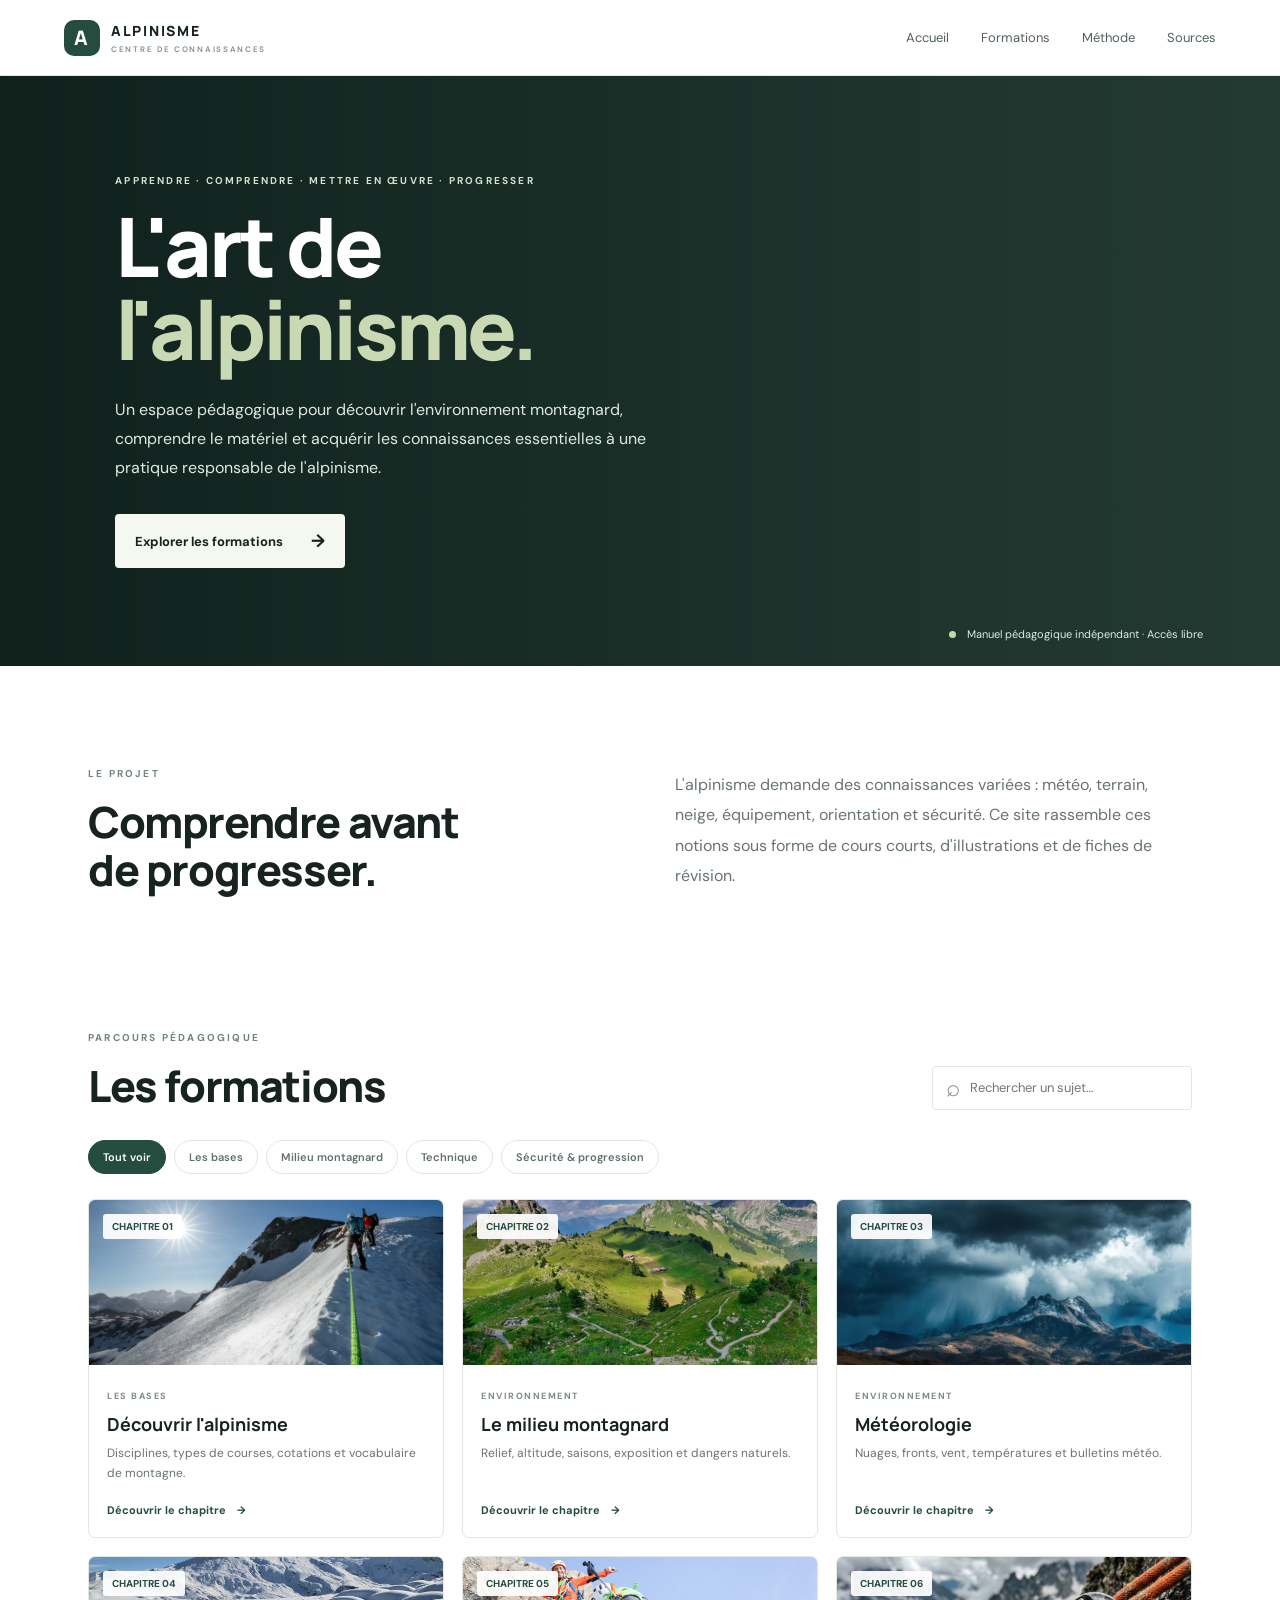
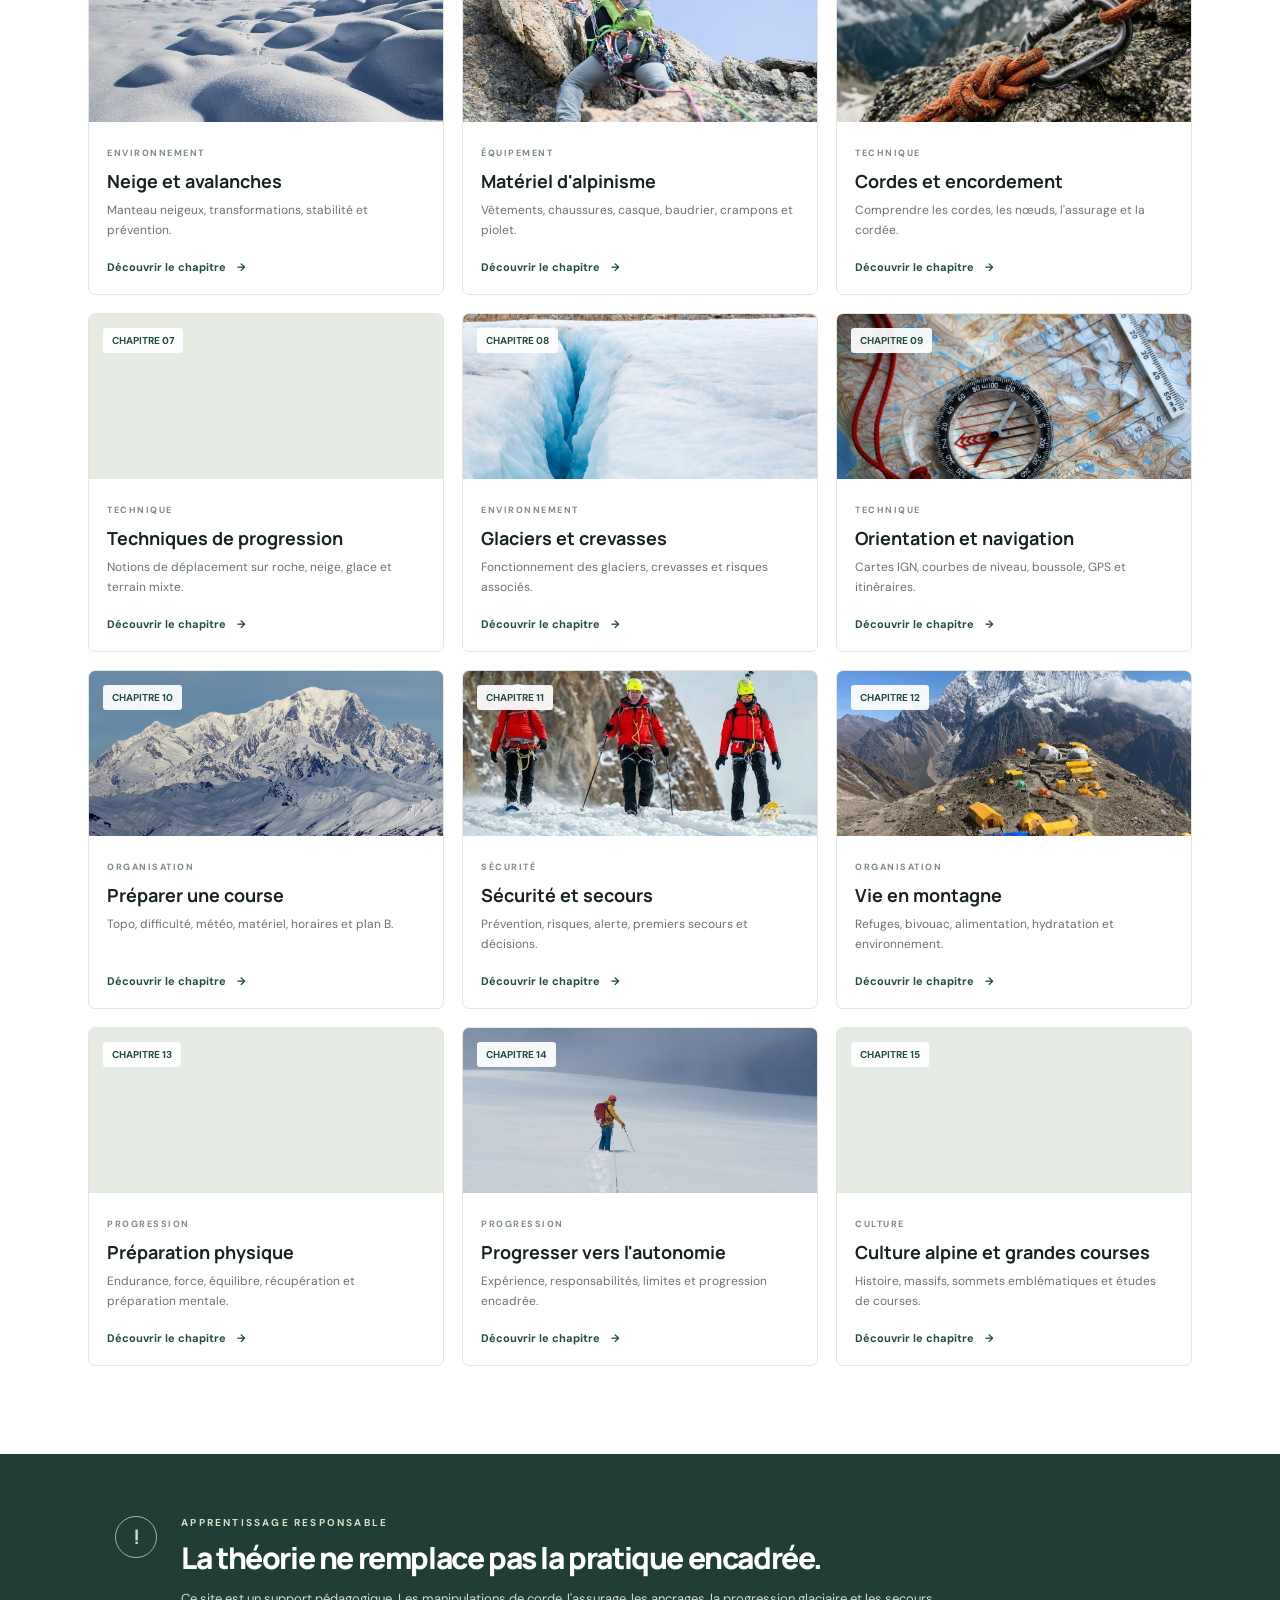
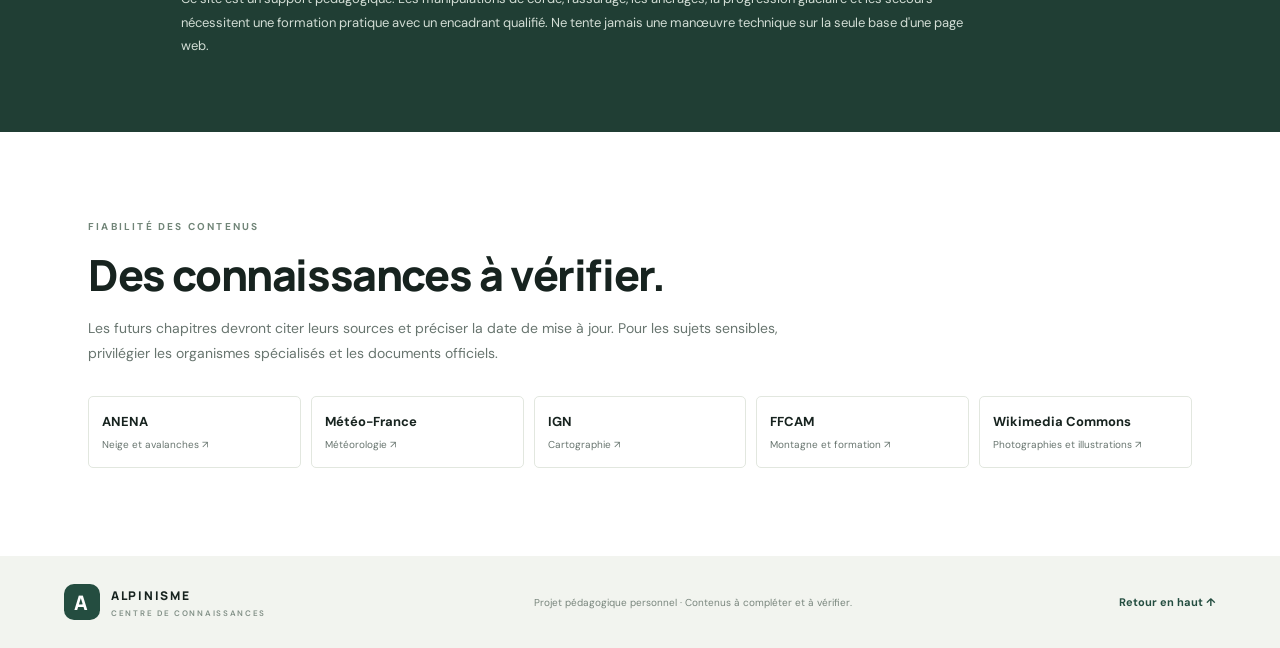
<file: index.html>
<!doctype html>
<html lang="fr">
<head>
  <meta charset="utf-8">
  <meta name="viewport" content="width=device-width, initial-scale=1">
  <meta name="description" content="Cours visuels pour découvrir et comprendre l'alpinisme.">
  <title>Alpinisme — Centre de formation</title>
  <link rel="stylesheet" href="style.css">
</head>
<body>
<header class="topbar">
  <a class="brand" href="#accueil" aria-label="Accueil">
    <span class="brand-mark">A</span><span>ALPINISME<span class="brand-sub">CENTRE DE CONNAISSANCES</span></span>
  </a>
  <button class="menu-toggle" id="menuToggle" aria-label="Ouvrir le menu">☰</button>
  <nav id="mainNav">
    <a href="#accueil">Accueil</a>
    <a href="#formations">Formations</a>
    <a href="#methode">Méthode</a>
    <a href="#sources">Sources</a>
  </nav>
</header>

<main>
  <section class="hero" id="accueil">
    <div class="hero-shade"></div>
    <div class="hero-content">
      <p class="eyebrow">APPRENDRE · COMPRENDRE · METTRE EN ŒUVRE · PROGRESSER</p>
      <h1>L'art de<br><em>l'alpinisme.</em></h1>
      <p class="hero-copy">Un espace pédagogique pour découvrir l'environnement montagnard, comprendre le matériel et acquérir les connaissances essentielles à une pratique responsable de l'alpinisme.</p>
      <a class="button button-light" href="#formations">Explorer les formations <span>→</span></a>
    </div>
    <div class="hero-note"><span class="dot"></span> Manuel pédagogique indépendant · Accès libre</div>
  </section>

  <section class="intro section-wrap">
    <div>
      <p class="eyebrow dark">LE PROJET</p>
      <h2>Comprendre avant<br>de progresser.</h2>
    </div>
    <p class="intro-text">L'alpinisme demande des connaissances variées : météo, terrain, neige, équipement, orientation et sécurité. Ce site rassemble ces notions sous forme de cours courts, d'illustrations et de fiches de révision.</p>
  </section>

  <section class="courses section-wrap" id="formations">
    <div class="section-heading">
      <div><p class="eyebrow dark">PARCOURS PÉDAGOGIQUE</p><h2>Les formations</h2></div>
      <label class="search-box"><span>⌕</span><input id="searchInput" type="search" placeholder="Rechercher un sujet…" aria-label="Rechercher un sujet"></label>
    </div>
    <div class="filter-row" id="filterRow">
      <button class="filter active" data-filter="all">Tout voir</button>
      <button class="filter" data-filter="bases">Les bases</button>
      <button class="filter" data-filter="milieu">Milieu montagnard</button>
      <button class="filter" data-filter="technique">Technique</button>
      <button class="filter" data-filter="securite">Sécurité & progression</button>
    </div>
    <div class="course-grid" id="courseGrid"></div>
    <p class="no-results" id="noResults" hidden>Aucun chapitre ne correspond à cette recherche.</p>
  </section>

  <section class="notice-band" id="methode">
    <div class="notice-icon">!</div>
    <div><p class="eyebrow">APPRENTISSAGE RESPONSABLE</p><h2>La théorie ne remplace pas la pratique encadrée.</h2>
      <p>Ce site est un support pédagogique. Les manipulations de corde, l'assurage, les ancrages, la progression glaciaire et les secours nécessitent une formation pratique avec un encadrant qualifié. Ne tente jamais une manœuvre technique sur la seule base d'une page web.</p>
    </div>
  </section>

  <section class="sources section-wrap" id="sources">
    <p class="eyebrow dark">FIABILITÉ DES CONTENUS</p>
    <h2>Des connaissances à vérifier.</h2>
    <p>Les futurs chapitres devront citer leurs sources et préciser la date de mise à jour. Pour les sujets sensibles, privilégier les organismes spécialisés et les documents officiels.</p>
    <div class="source-list">
      <a href="https://www.anena.org/" target="_blank" rel="noopener">ANENA <span>Neige et avalanches ↗</span></a>
      <a href="https://meteofrance.com/" target="_blank" rel="noopener">Météo-France <span>Météorologie ↗</span></a>
      <a href="https://www.ign.fr/" target="_blank" rel="noopener">IGN <span>Cartographie ↗</span></a>
      <a href="https://www.ffcam.fr/" target="_blank" rel="noopener">FFCAM <span>Montagne et formation ↗</span></a>
      <a href="https://commons.wikimedia.org/" target="_blank" rel="noopener">Wikimedia Commons <span>Photographies et illustrations ↗</span></a>
    </div>
  </section>
</main>

<footer><a class="brand footer-brand" href="#accueil"><span class="brand-mark">A</span><span>ALPINISME<span class="brand-sub">CENTRE DE CONNAISSANCES</span></span></a><p>Projet pédagogique personnel · Contenus à compléter et à vérifier.</p><a href="#accueil" class="back-top">Retour en haut ↑</a></footer>
<script src="script.js"></script>
</body>
</html>
</file>
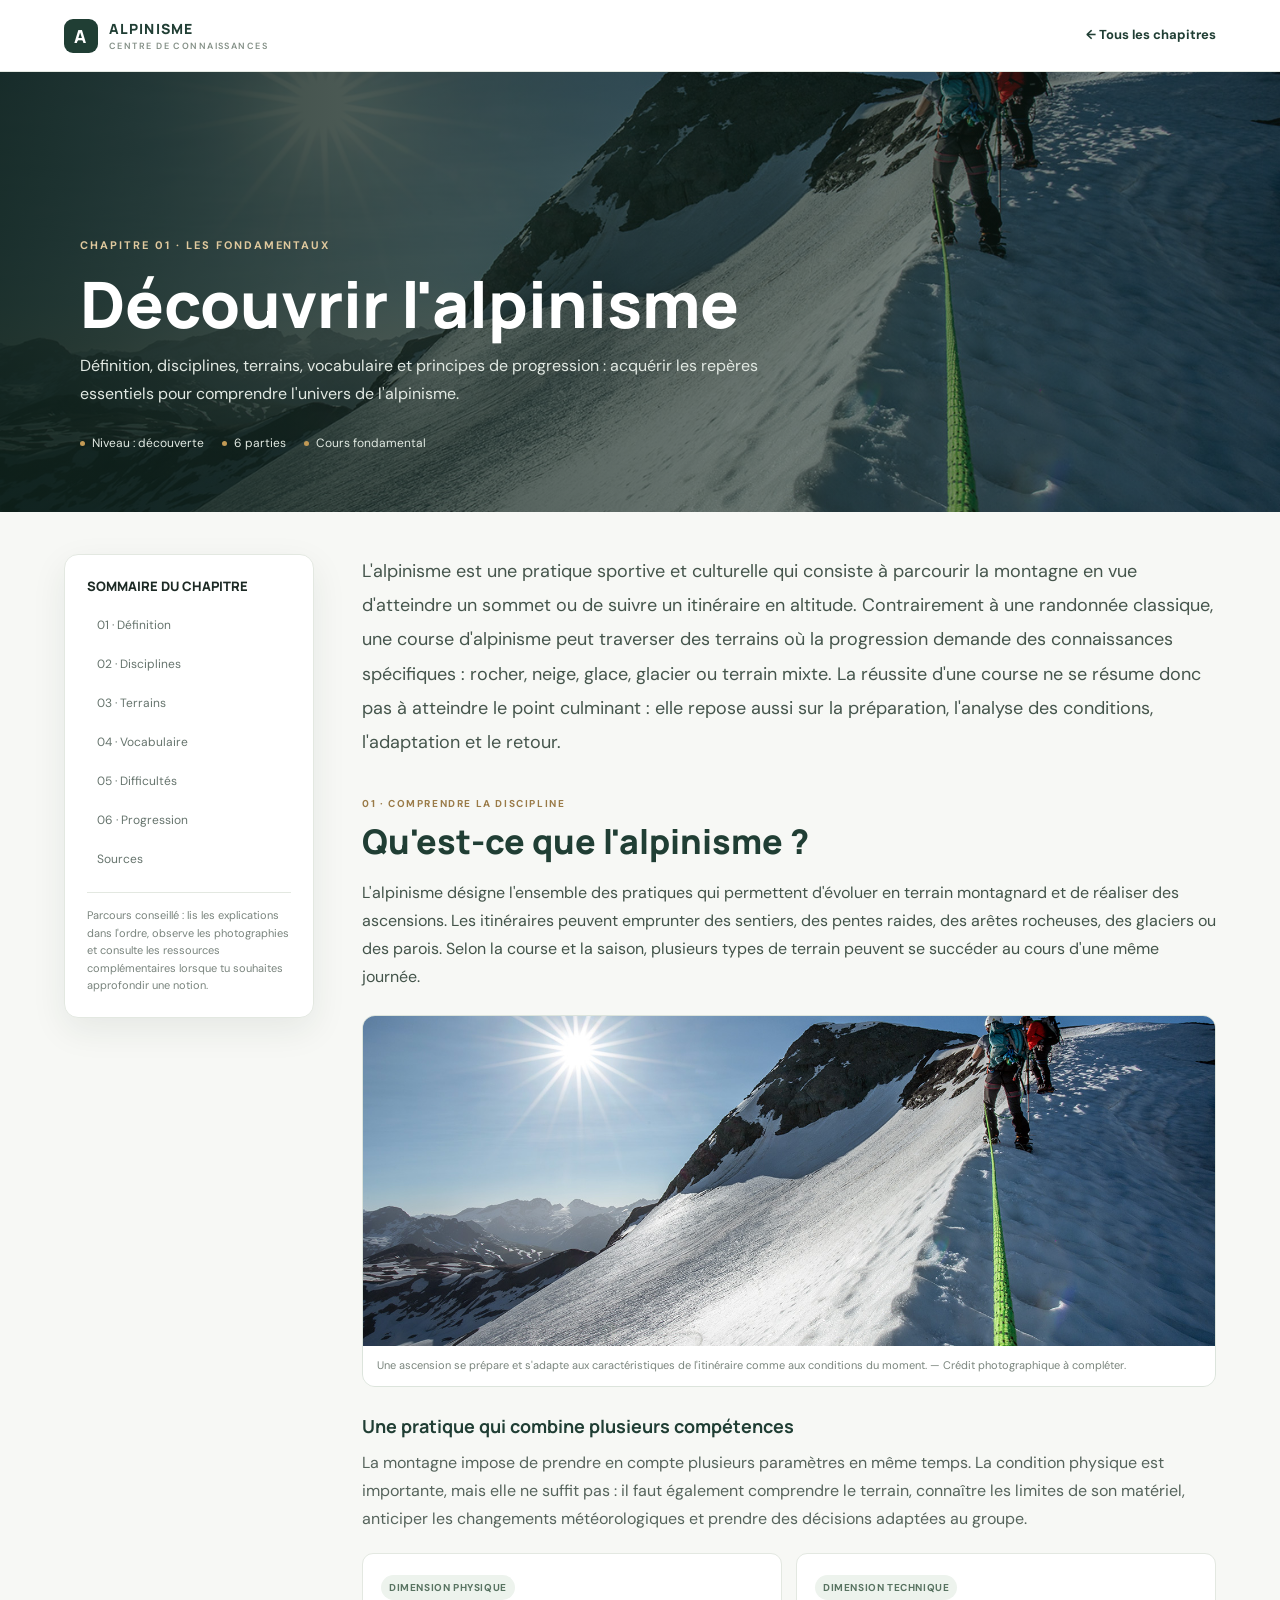
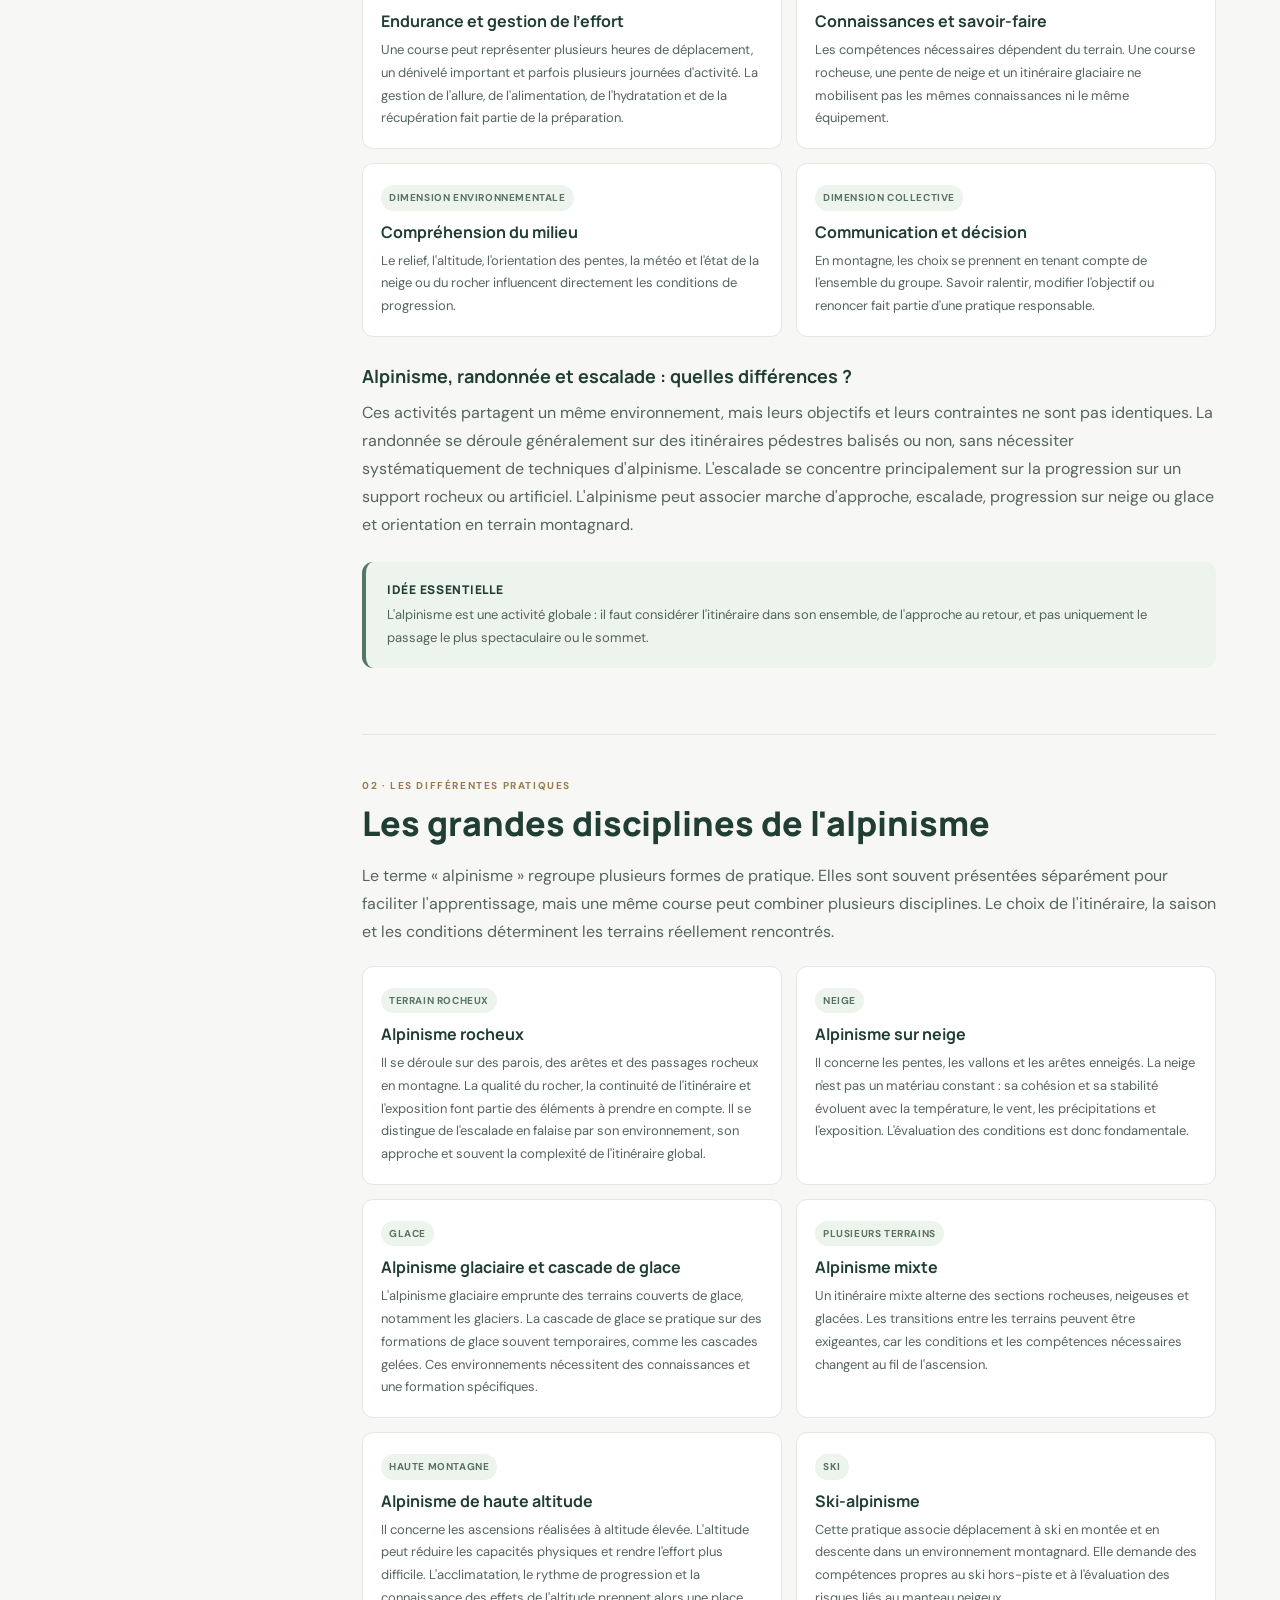
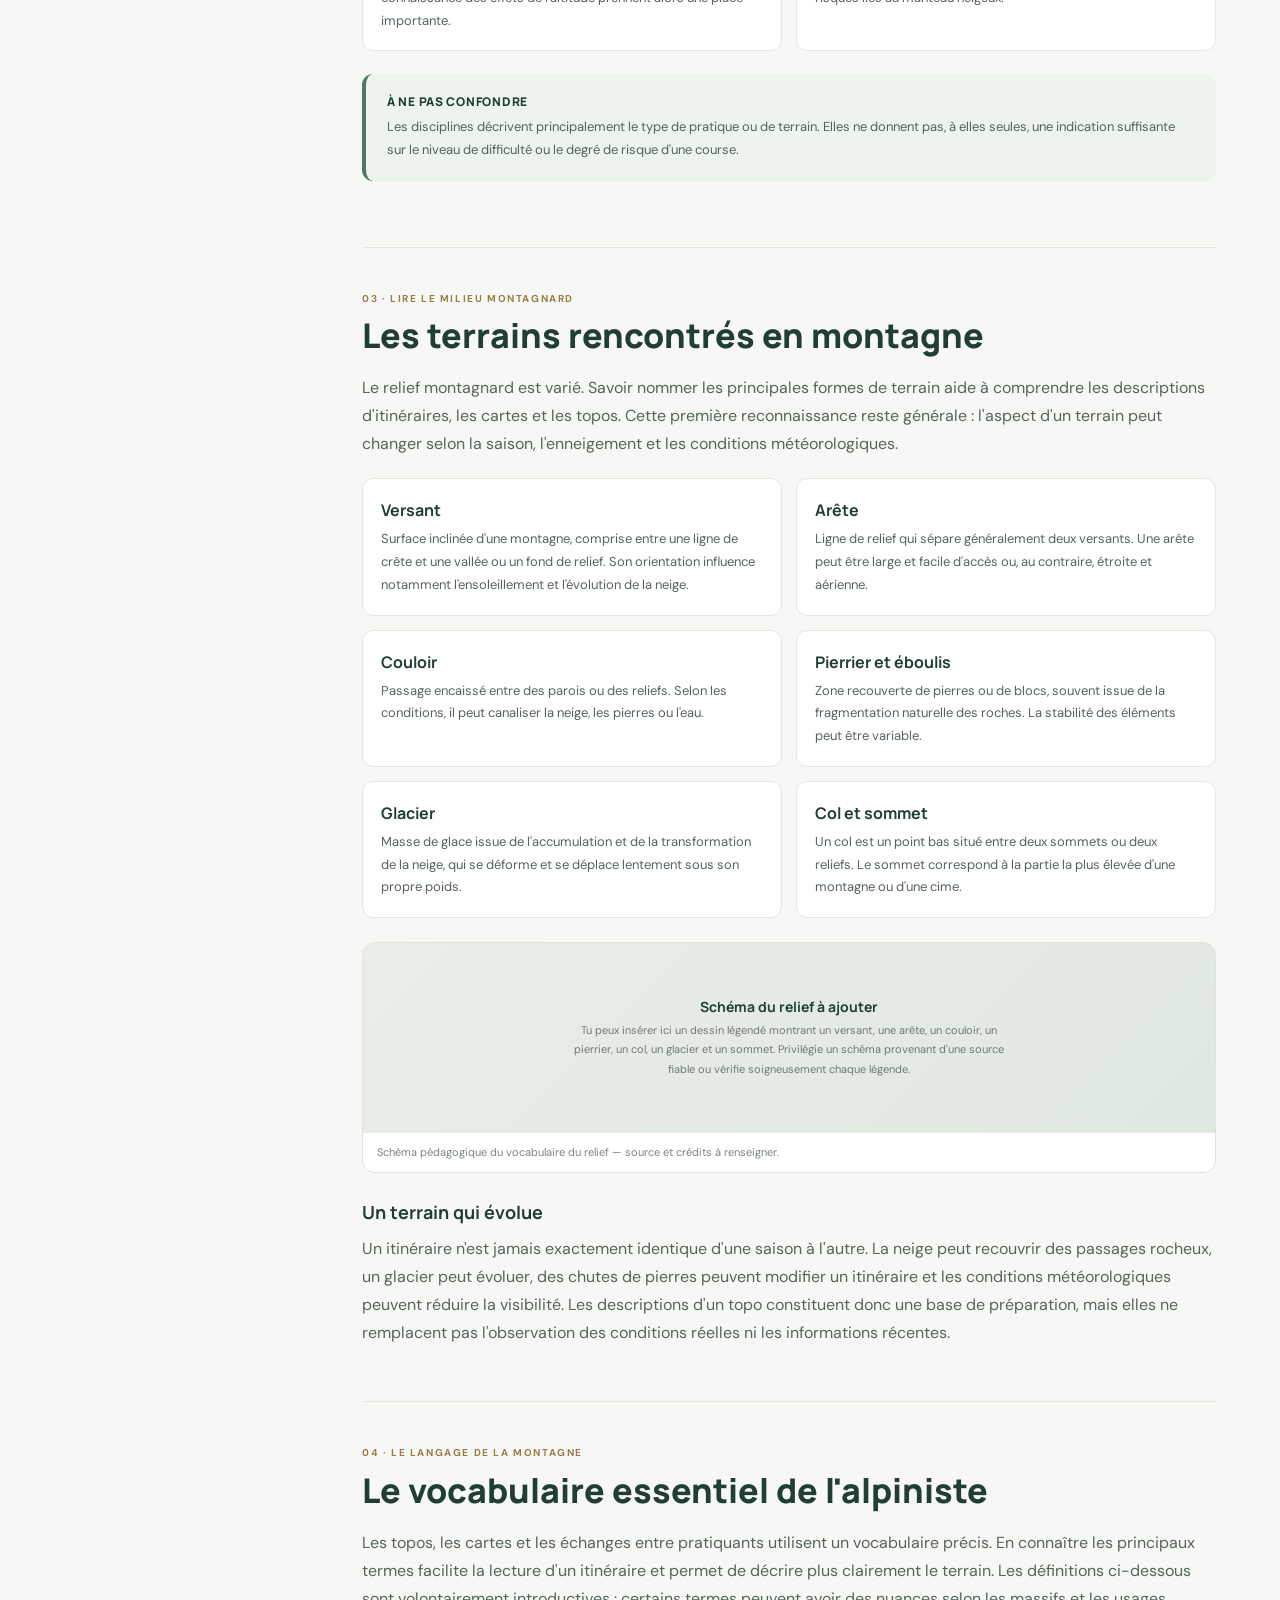
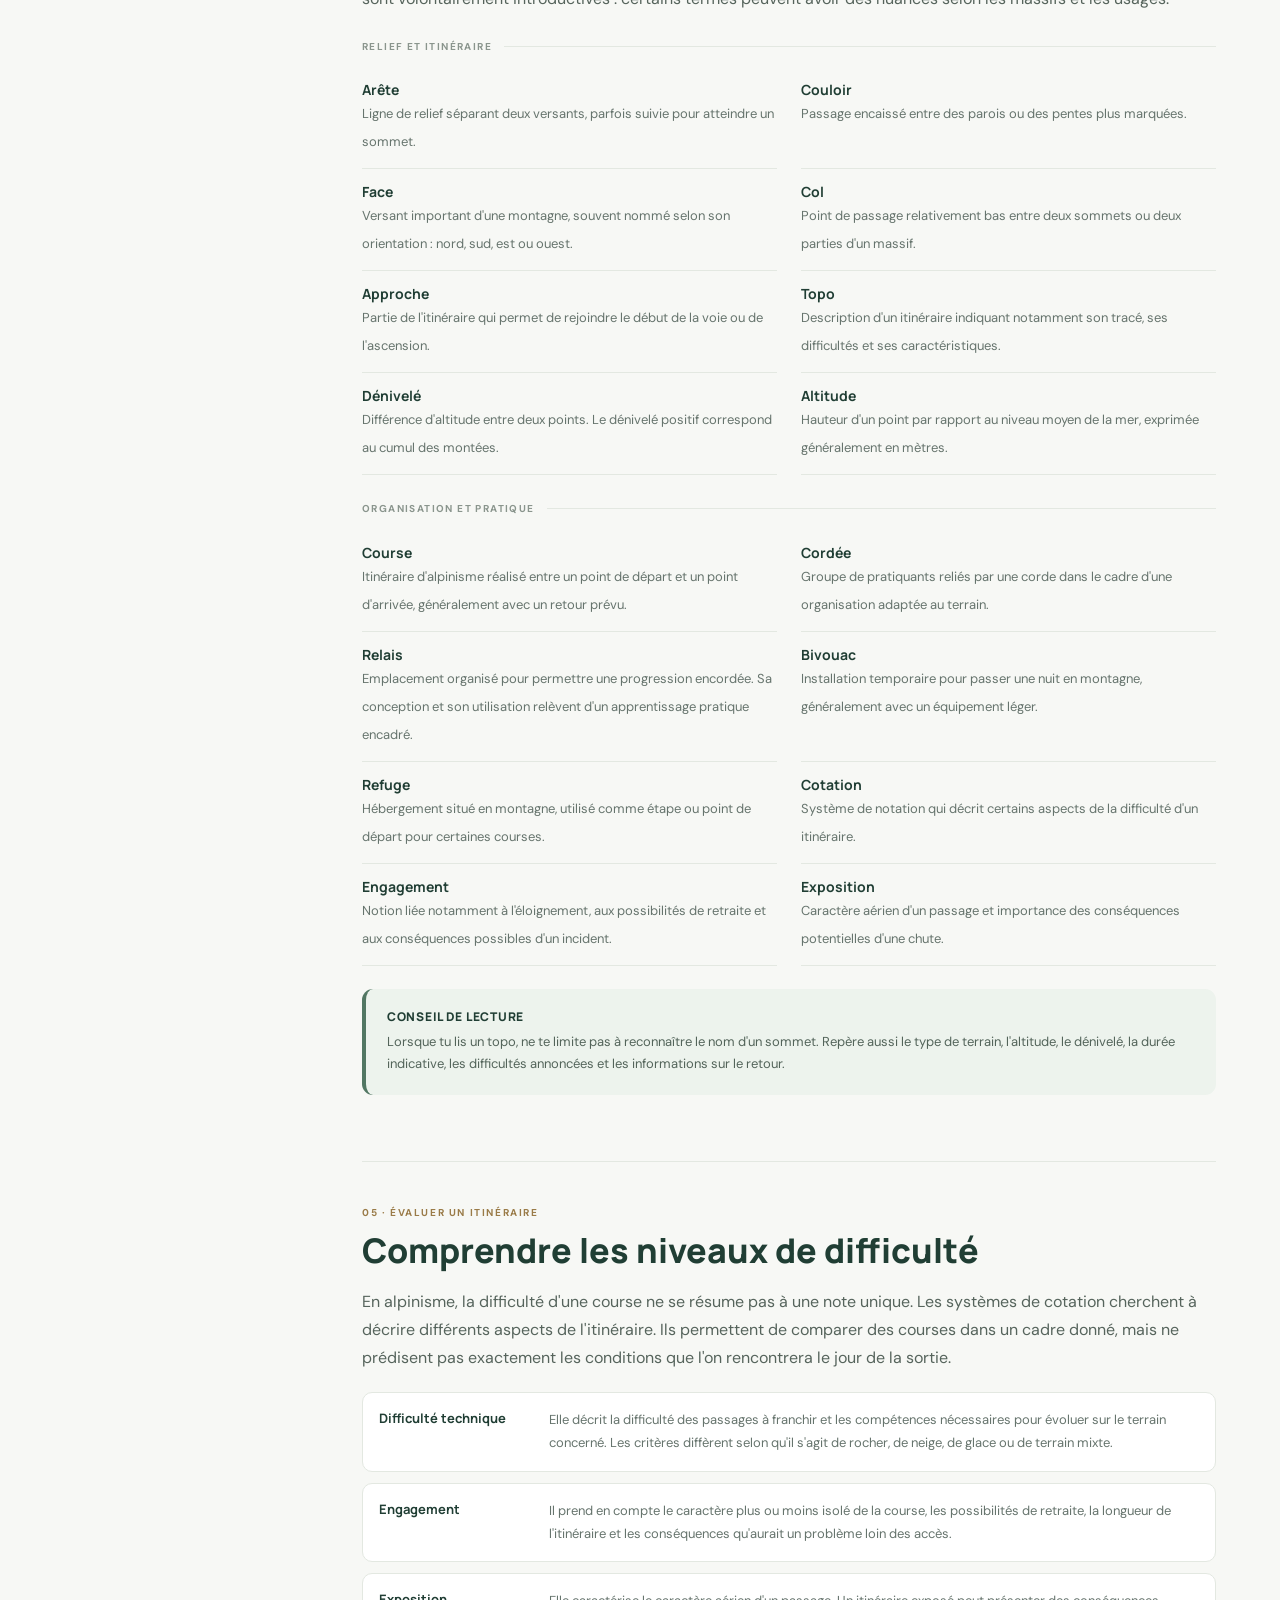
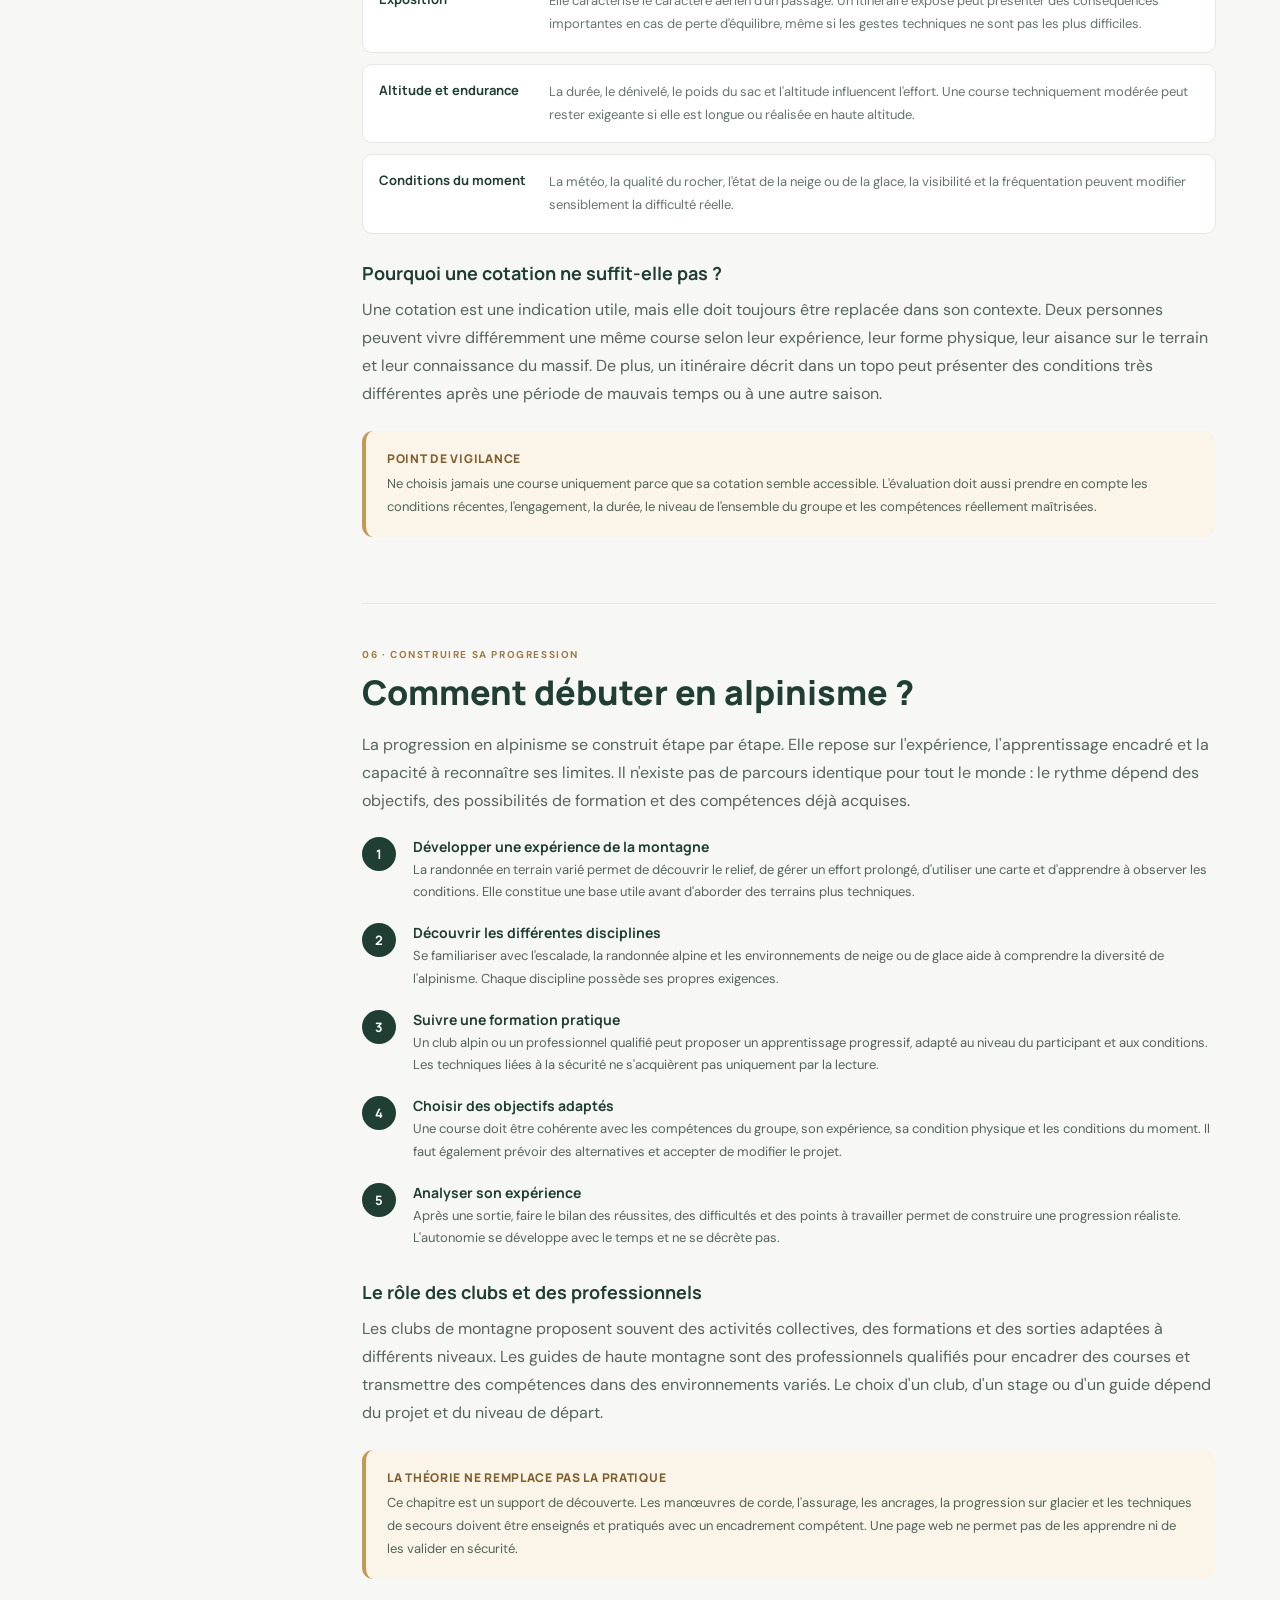
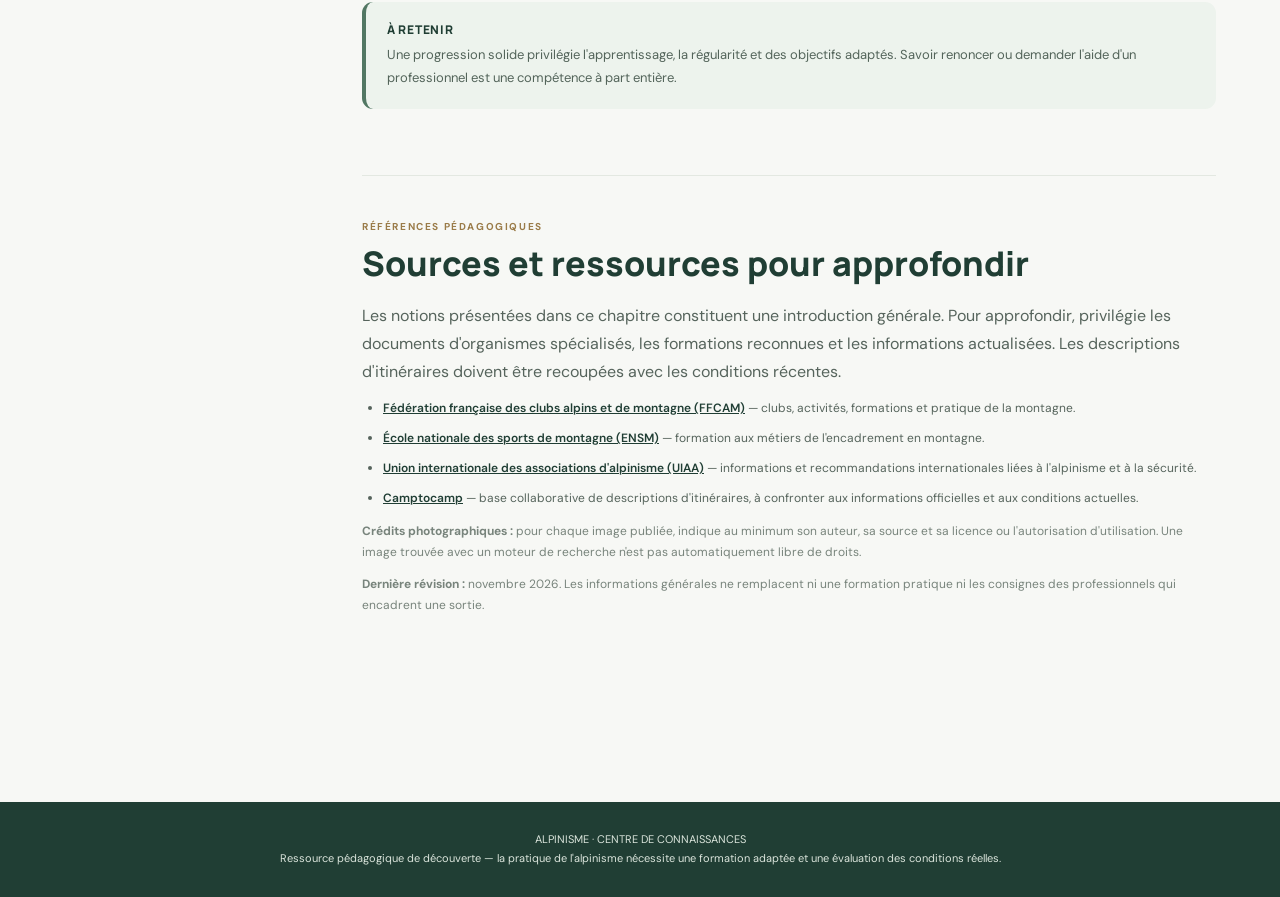
<file: chapitre.html>
<!doctype html>
<html lang="fr">
<head>
  <meta charset="utf-8">
  <meta name="viewport" content="width=device-width, initial-scale=1">
  <meta name="description" content="Cours introductif d'alpinisme : définition, disciplines, terrains, vocabulaire, cotations et progression." />
  <title>Découvrir l'alpinisme — Alpinisme</title>
  <style>
    @import url('https://fonts.googleapis.com/css2?family=DM+Sans:wght@400;500;600;700&family=Manrope:wght@400;500;600;700;800&display=swap');
    :root{--forest:#203e34;--forest2:#2c5144;--ink:#1d2a25;--muted:#66746d;--paper:#f7f8f5;--line:#e3e8e1;--gold:#c39a55;--pale:#edf2ec;--white:#fff;--shadow:0 12px 35px rgba(25,48,38,.08)}
    *{box-sizing:border-box}html{scroll-behavior:smooth;scroll-padding-top:92px}body{margin:0;background:var(--paper);color:var(--ink);font-family:'DM Sans',sans-serif;line-height:1.75}a{color:inherit}
    .topbar{height:72px;background:#fff;border-bottom:1px solid var(--line);display:flex;align-items:center;justify-content:space-between;padding:0 max(5vw,22px);position:sticky;top:0;z-index:20}.brand{text-decoration:none;display:flex;align-items:center;gap:11px;font:800 14px Manrope,sans-serif;letter-spacing:.08em;color:var(--forest)}.brand-mark{width:34px;height:34px;background:var(--forest);color:#fff;display:grid;place-items:center;border-radius:9px;font-size:18px}.brand-sub{display:block;font:600 9px 'DM Sans',sans-serif;letter-spacing:.16em;color:#849087;margin-top:2px}.top-link{text-decoration:none;font-size:13px;font-weight:700;color:var(--forest)}.top-link:hover{text-decoration:underline}
    .hero{background:linear-gradient(90deg,rgba(13,32,25,.88),rgba(13,32,25,.38)),url('images/decouvrir-alpinisme.jpg') center 48%/cover no-repeat,var(--forest);color:#fff;min-height:440px;display:flex;align-items:end}.hero-inner{width:min(1120px,90%);margin:0 auto;padding:78px 0 58px}.eyebrow{font-size:11px;font-weight:700;letter-spacing:.18em;text-transform:uppercase;color:#e0c99e}.hero h1{font:800 clamp(36px,6vw,64px)/1.08 Manrope,sans-serif;max-width:780px;margin:14px 0}.hero p{max-width:700px;color:#e2e9e3;font-size:16px;margin:0}.hero-meta{display:flex;gap:18px;flex-wrap:wrap;margin-top:25px;color:#e1e9e2;font-size:12px}.hero-meta span{display:flex;align-items:center;gap:7px}.dot{width:5px;height:5px;border-radius:50%;background:var(--gold)}
    .layout{width:min(1160px,90%);margin:42px auto 90px;display:grid;grid-template-columns:250px minmax(0,1fr);gap:48px;align-items:start}.side{position:sticky;top:100px;background:#fff;border:1px solid var(--line);border-radius:14px;padding:22px;box-shadow:var(--shadow)}.side-title{font:800 13px Manrope,sans-serif;margin:0 0 12px}.side a{display:block;text-decoration:none;color:var(--muted);font-size:12px;padding:8px 10px;border-radius:7px;margin:2px 0}.side a:hover{background:var(--pale);color:var(--forest)}.side-note{border-top:1px solid var(--line);margin-top:14px;padding-top:14px;color:#79847d;font-size:11px;line-height:1.6}.content{min-width:0}.intro{font-size:18px;color:#45554c;line-height:1.9;margin:0 0 36px}.section{padding:0 0 43px;margin:0 0 42px;border-bottom:1px solid var(--line)}.section:last-child{border-bottom:0}.section-kicker{font-size:10px;letter-spacing:.16em;text-transform:uppercase;color:#9a7b48;font-weight:700}.section h2{font:800 clamp(25px,3vw,34px)/1.2 Manrope,sans-serif;margin:8px 0 18px;color:var(--forest)}.section h3{font:700 18px Manrope,sans-serif;margin:27px 0 8px;color:var(--forest)}.section h4{font:700 15px Manrope,sans-serif;margin:16px 0 5px;color:var(--forest)}.section p{color:#56645c;margin:11px 0}.section p.lead{font-size:16px;color:#43544a}.section ul{color:#56645c;padding-left:21px}.section li{margin:7px 0}.photo-slot{margin:24px 0;border-radius:13px;overflow:hidden;background:#e7ece6;border:1px solid #dce4dc}.photo-slot img{width:100%;height:330px;object-fit:cover;display:block}.photo-caption{padding:10px 14px;background:#fff;color:#7a857d;font-size:11px}.placeholder{min-height:190px;display:flex;flex-direction:column;align-items:center;justify-content:center;text-align:center;padding:24px;color:#6d7a70;background:linear-gradient(135deg,#e9eee8,#dfe8df)}.placeholder strong{font:700 14px Manrope;color:var(--forest);margin-bottom:5px}.placeholder small{font-size:11px;max-width:440px}.callout{border-radius:11px;padding:19px 21px;margin:23px 0;background:#edf3ed;border-left:4px solid #527763}.callout strong{display:block;color:var(--forest);font:800 12px Manrope;letter-spacing:.06em;margin-bottom:6px}.callout p{font-size:13px;margin:0;color:#53645a}.warning{background:#fbf5e9;border-left-color:var(--gold)}.warning strong{color:#80602e}.two-col{display:grid;grid-template-columns:repeat(2,minmax(0,1fr));gap:14px;margin:20px 0}.mini-card{background:#fff;border:1px solid var(--line);border-radius:11px;padding:18px}.mini-card h3{margin:2px 0 7px;font-size:16px}.mini-card p{font-size:13px;margin:0}.tag{display:inline-block;font-size:10px;font-weight:700;letter-spacing:.06em;text-transform:uppercase;color:#587361;background:#edf3ed;border-radius:20px;padding:4px 8px;margin-bottom:8px}.vocab{display:grid;grid-template-columns:repeat(2,minmax(0,1fr));gap:0 24px}.vocab-item{padding:13px 0;border-bottom:1px solid var(--line)}.vocab-item strong{display:block;color:var(--forest);font:700 14px Manrope}.vocab-item span{font-size:13px;color:var(--muted)}.level-list{display:grid;gap:11px;margin:20px 0}.level{display:grid;grid-template-columns:155px 1fr;gap:15px;align-items:start;background:#fff;border:1px solid var(--line);border-radius:10px;padding:16px}.level b{font:700 13px Manrope;color:var(--forest)}.level span{font-size:13px;color:var(--muted)}.steps{counter-reset:step;display:grid;gap:16px;margin:22px 0}.step{counter-increment:step;display:grid;grid-template-columns:38px 1fr;gap:13px;align-items:start}.step:before{content:counter(step);width:34px;height:34px;border-radius:50%;background:var(--forest);color:white;display:grid;place-items:center;font:700 13px Manrope}.step strong{display:block;font:700 14px Manrope;color:var(--forest)}.step p{font-size:13px;margin:3px 0}.sources{font-size:12px;color:var(--muted)}.sources a{color:var(--forest);font-weight:600}.sources li{margin:9px 0}footer{background:var(--forest);color:#dbe5dc;padding:28px max(5vw,22px);font-size:11px;text-align:center}footer a{color:#fff}.small-note{font-size:12px!important;color:#78847c!important}.divider-label{display:flex;align-items:center;gap:12px;margin:25px 0 12px;color:#8a958d;font-size:10px;letter-spacing:.14em;text-transform:uppercase;font-weight:700}.divider-label:after{content:'';height:1px;background:var(--line);flex:1}
    @media(max-width:820px){.layout{grid-template-columns:1fr;gap:24px}.side{position:static}.side nav{display:grid;grid-template-columns:repeat(2,minmax(0,1fr));gap:2px}.side-note{display:none}.hero{min-height:370px}.hero-inner{padding:60px 0 44px}.photo-slot img{height:250px}}
    @media(max-width:540px){.topbar{height:62px;padding:0 16px}.brand{font-size:12px}.top-link{font-size:11px}.layout{width:92%;margin-top:24px}.side{padding:16px}.side nav{grid-template-columns:1fr 1fr}.side a{font-size:11px;padding:7px}.two-col,.vocab{grid-template-columns:1fr}.level{grid-template-columns:1fr;gap:4px}.hero p{font-size:14px}.hero-meta{gap:10px}.photo-slot img{height:200px}}
  </style>
</head>
<body>
<header class="topbar">
  <a class="brand" href="index.html"><span class="brand-mark">A</span><span>ALPINISME<span class="brand-sub">CENTRE DE CONNAISSANCES</span></span></a>
  <a class="top-link" href="index.html#formations">← Tous les chapitres</a>
</header>
<section class="hero">
  <div class="hero-inner">
    <div class="eyebrow">CHAPITRE 01 · LES FONDAMENTAUX</div>
    <h1>Découvrir l'alpinisme</h1>
    <p>Définition, disciplines, terrains, vocabulaire et principes de progression : acquérir les repères essentiels pour comprendre l'univers de l'alpinisme.</p>
    <div class="hero-meta"><span><i class="dot"></i> Niveau : découverte</span><span><i class="dot"></i> 6 parties</span><span><i class="dot"></i> Cours fondamental</span></div>
  </div>
</section>
<main class="layout">
  <aside class="side">
    <p class="side-title">SOMMAIRE DU CHAPITRE</p>
    <nav>
      <a href="#definition">01 · Définition</a>
      <a href="#disciplines">02 · Disciplines</a>
      <a href="#terrains">03 · Terrains</a>
      <a href="#vocabulaire">04 · Vocabulaire</a>
      <a href="#difficultes">05 · Difficultés</a>
      <a href="#debuter">06 · Progression</a>
      <a href="#sources">Sources</a>
    </nav>
    <div class="side-note">Parcours conseillé : lis les explications dans l'ordre, observe les photographies et consulte les ressources complémentaires lorsque tu souhaites approfondir une notion.</div>
  </aside>

  <article class="content">
    <p class="intro">L'alpinisme est une pratique sportive et culturelle qui consiste à parcourir la montagne en vue d'atteindre un sommet ou de suivre un itinéraire en altitude. Contrairement à une randonnée classique, une course d'alpinisme peut traverser des terrains où la progression demande des connaissances spécifiques : rocher, neige, glace, glacier ou terrain mixte. La réussite d'une course ne se résume donc pas à atteindre le point culminant : elle repose aussi sur la préparation, l'analyse des conditions, l'adaptation et le retour.</p>

    <section class="section" id="definition">
      <div class="section-kicker">01 · Comprendre la discipline</div>
      <h2>Qu'est-ce que l'alpinisme ?</h2>
      <p class="lead">L'alpinisme désigne l'ensemble des pratiques qui permettent d'évoluer en terrain montagnard et de réaliser des ascensions. Les itinéraires peuvent emprunter des sentiers, des pentes raides, des arêtes rocheuses, des glaciers ou des parois. Selon la course et la saison, plusieurs types de terrain peuvent se succéder au cours d'une même journée.</p>
      <div class="photo-slot">
        <img src="images/decouvrir-alpinisme.jpg" alt="Alpinistes progressant dans un paysage de haute montagne" onerror="this.style.display='none';this.nextElementSibling.style.display='flex'">
        <div class="placeholder" style="display:none"><strong>Photographie principale à ajouter</strong><small>Place une photographie représentative de l'alpinisme dans le dossier images et nomme-la decouvrir-alpinisme.jpg.</small></div>
        <div class="photo-caption">Une ascension se prépare et s'adapte aux caractéristiques de l'itinéraire comme aux conditions du moment. — Crédit photographique à compléter.</div>
      </div>
      <h3>Une pratique qui combine plusieurs compétences</h3>
      <p>La montagne impose de prendre en compte plusieurs paramètres en même temps. La condition physique est importante, mais elle ne suffit pas : il faut également comprendre le terrain, connaître les limites de son matériel, anticiper les changements météorologiques et prendre des décisions adaptées au groupe.</p>
      <div class="two-col">
        <div class="mini-card"><span class="tag">Dimension physique</span><h3>Endurance et gestion de l'effort</h3><p>Une course peut représenter plusieurs heures de déplacement, un dénivelé important et parfois plusieurs journées d'activité. La gestion de l'allure, de l'alimentation, de l'hydratation et de la récupération fait partie de la préparation.</p></div>
        <div class="mini-card"><span class="tag">Dimension technique</span><h3>Connaissances et savoir-faire</h3><p>Les compétences nécessaires dépendent du terrain. Une course rocheuse, une pente de neige et un itinéraire glaciaire ne mobilisent pas les mêmes connaissances ni le même équipement.</p></div>
        <div class="mini-card"><span class="tag">Dimension environnementale</span><h3>Compréhension du milieu</h3><p>Le relief, l'altitude, l'orientation des pentes, la météo et l'état de la neige ou du rocher influencent directement les conditions de progression.</p></div>
        <div class="mini-card"><span class="tag">Dimension collective</span><h3>Communication et décision</h3><p>En montagne, les choix se prennent en tenant compte de l'ensemble du groupe. Savoir ralentir, modifier l'objectif ou renoncer fait partie d'une pratique responsable.</p></div>
      </div>
      <h3>Alpinisme, randonnée et escalade : quelles différences ?</h3>
      <p>Ces activités partagent un même environnement, mais leurs objectifs et leurs contraintes ne sont pas identiques. La randonnée se déroule généralement sur des itinéraires pédestres balisés ou non, sans nécessiter systématiquement de techniques d'alpinisme. L'escalade se concentre principalement sur la progression sur un support rocheux ou artificiel. L'alpinisme peut associer marche d'approche, escalade, progression sur neige ou glace et orientation en terrain montagnard.</p>
      <div class="callout"><strong>IDÉE ESSENTIELLE</strong><p>L'alpinisme est une activité globale : il faut considérer l'itinéraire dans son ensemble, de l'approche au retour, et pas uniquement le passage le plus spectaculaire ou le sommet.</p></div>
    </section>

    <section class="section" id="disciplines">
      <div class="section-kicker">02 · Les différentes pratiques</div>
      <h2>Les grandes disciplines de l'alpinisme</h2>
      <p>Le terme « alpinisme » regroupe plusieurs formes de pratique. Elles sont souvent présentées séparément pour faciliter l'apprentissage, mais une même course peut combiner plusieurs disciplines. Le choix de l'itinéraire, la saison et les conditions déterminent les terrains réellement rencontrés.</p>
      <div class="two-col">
        <div class="mini-card"><span class="tag">Terrain rocheux</span><h3>Alpinisme rocheux</h3><p>Il se déroule sur des parois, des arêtes et des passages rocheux en montagne. La qualité du rocher, la continuité de l'itinéraire et l'exposition font partie des éléments à prendre en compte. Il se distingue de l'escalade en falaise par son environnement, son approche et souvent la complexité de l'itinéraire global.</p></div>
        <div class="mini-card"><span class="tag">Neige</span><h3>Alpinisme sur neige</h3><p>Il concerne les pentes, les vallons et les arêtes enneigés. La neige n'est pas un matériau constant : sa cohésion et sa stabilité évoluent avec la température, le vent, les précipitations et l'exposition. L'évaluation des conditions est donc fondamentale.</p></div>
        <div class="mini-card"><span class="tag">Glace</span><h3>Alpinisme glaciaire et cascade de glace</h3><p>L'alpinisme glaciaire emprunte des terrains couverts de glace, notamment les glaciers. La cascade de glace se pratique sur des formations de glace souvent temporaires, comme les cascades gelées. Ces environnements nécessitent des connaissances et une formation spécifiques.</p></div>
        <div class="mini-card"><span class="tag">Plusieurs terrains</span><h3>Alpinisme mixte</h3><p>Un itinéraire mixte alterne des sections rocheuses, neigeuses et glacées. Les transitions entre les terrains peuvent être exigeantes, car les conditions et les compétences nécessaires changent au fil de l'ascension.</p></div>
        <div class="mini-card"><span class="tag">Haute montagne</span><h3>Alpinisme de haute altitude</h3><p>Il concerne les ascensions réalisées à altitude élevée. L'altitude peut réduire les capacités physiques et rendre l'effort plus difficile. L'acclimatation, le rythme de progression et la connaissance des effets de l'altitude prennent alors une place importante.</p></div>
        <div class="mini-card"><span class="tag">Ski</span><h3>Ski-alpinisme</h3><p>Cette pratique associe déplacement à ski en montée et en descente dans un environnement montagnard. Elle demande des compétences propres au ski hors-piste et à l'évaluation des risques liés au manteau neigeux.</p></div>
      </div>
      <div class="callout"><strong>À NE PAS CONFONDRE</strong><p>Les disciplines décrivent principalement le type de pratique ou de terrain. Elles ne donnent pas, à elles seules, une indication suffisante sur le niveau de difficulté ou le degré de risque d'une course.</p></div>
    </section>

    <section class="section" id="terrains">
      <div class="section-kicker">03 · Lire le milieu montagnard</div>
      <h2>Les terrains rencontrés en montagne</h2>
      <p>Le relief montagnard est varié. Savoir nommer les principales formes de terrain aide à comprendre les descriptions d'itinéraires, les cartes et les topos. Cette première reconnaissance reste générale : l'aspect d'un terrain peut changer selon la saison, l'enneigement et les conditions météorologiques.</p>
      <div class="two-col">
        <div class="mini-card"><h3>Versant</h3><p>Surface inclinée d'une montagne, comprise entre une ligne de crête et une vallée ou un fond de relief. Son orientation influence notamment l'ensoleillement et l'évolution de la neige.</p></div>
        <div class="mini-card"><h3>Arête</h3><p>Ligne de relief qui sépare généralement deux versants. Une arête peut être large et facile d'accès ou, au contraire, étroite et aérienne.</p></div>
        <div class="mini-card"><h3>Couloir</h3><p>Passage encaissé entre des parois ou des reliefs. Selon les conditions, il peut canaliser la neige, les pierres ou l'eau.</p></div>
        <div class="mini-card"><h3>Pierrier et éboulis</h3><p>Zone recouverte de pierres ou de blocs, souvent issue de la fragmentation naturelle des roches. La stabilité des éléments peut être variable.</p></div>
        <div class="mini-card"><h3>Glacier</h3><p>Masse de glace issue de l'accumulation et de la transformation de la neige, qui se déforme et se déplace lentement sous son propre poids.</p></div>
        <div class="mini-card"><h3>Col et sommet</h3><p>Un col est un point bas situé entre deux sommets ou deux reliefs. Le sommet correspond à la partie la plus élevée d'une montagne ou d'une cime.</p></div>
      </div>
      <div class="photo-slot"><div class="placeholder"><strong>Schéma du relief à ajouter</strong><small>Tu peux insérer ici un dessin légendé montrant un versant, une arête, un couloir, un pierrier, un col, un glacier et un sommet. Privilégie un schéma provenant d'une source fiable ou vérifie soigneusement chaque légende.</small></div><div class="photo-caption">Schéma pédagogique du vocabulaire du relief — source et crédits à renseigner.</div></div>
      <h3>Un terrain qui évolue</h3>
      <p>Un itinéraire n'est jamais exactement identique d'une saison à l'autre. La neige peut recouvrir des passages rocheux, un glacier peut évoluer, des chutes de pierres peuvent modifier un itinéraire et les conditions météorologiques peuvent réduire la visibilité. Les descriptions d'un topo constituent donc une base de préparation, mais elles ne remplacent pas l'observation des conditions réelles ni les informations récentes.</p>
    </section>

    <section class="section" id="vocabulaire">
      <div class="section-kicker">04 · Le langage de la montagne</div>
      <h2>Le vocabulaire essentiel de l'alpiniste</h2>
      <p>Les topos, les cartes et les échanges entre pratiquants utilisent un vocabulaire précis. En connaître les principaux termes facilite la lecture d'un itinéraire et permet de décrire plus clairement le terrain. Les définitions ci-dessous sont volontairement introductives : certains termes peuvent avoir des nuances selon les massifs et les usages.</p>
      <div class="divider-label">Relief et itinéraire</div>
      <div class="vocab">
        <div class="vocab-item"><strong>Arête</strong><span>Ligne de relief séparant deux versants, parfois suivie pour atteindre un sommet.</span></div>
        <div class="vocab-item"><strong>Couloir</strong><span>Passage encaissé entre des parois ou des pentes plus marquées.</span></div>
        <div class="vocab-item"><strong>Face</strong><span>Versant important d'une montagne, souvent nommé selon son orientation : nord, sud, est ou ouest.</span></div>
        <div class="vocab-item"><strong>Col</strong><span>Point de passage relativement bas entre deux sommets ou deux parties d'un massif.</span></div>
        <div class="vocab-item"><strong>Approche</strong><span>Partie de l'itinéraire qui permet de rejoindre le début de la voie ou de l'ascension.</span></div>
        <div class="vocab-item"><strong>Topo</strong><span>Description d'un itinéraire indiquant notamment son tracé, ses difficultés et ses caractéristiques.</span></div>
        <div class="vocab-item"><strong>Dénivelé</strong><span>Différence d'altitude entre deux points. Le dénivelé positif correspond au cumul des montées.</span></div>
        <div class="vocab-item"><strong>Altitude</strong><span>Hauteur d'un point par rapport au niveau moyen de la mer, exprimée généralement en mètres.</span></div>
      </div>
      <div class="divider-label">Organisation et pratique</div>
      <div class="vocab">
        <div class="vocab-item"><strong>Course</strong><span>Itinéraire d'alpinisme réalisé entre un point de départ et un point d'arrivée, généralement avec un retour prévu.</span></div>
        <div class="vocab-item"><strong>Cordée</strong><span>Groupe de pratiquants reliés par une corde dans le cadre d'une organisation adaptée au terrain.</span></div>
        <div class="vocab-item"><strong>Relais</strong><span>Emplacement organisé pour permettre une progression encordée. Sa conception et son utilisation relèvent d'un apprentissage pratique encadré.</span></div>
        <div class="vocab-item"><strong>Bivouac</strong><span>Installation temporaire pour passer une nuit en montagne, généralement avec un équipement léger.</span></div>
        <div class="vocab-item"><strong>Refuge</strong><span>Hébergement situé en montagne, utilisé comme étape ou point de départ pour certaines courses.</span></div>
        <div class="vocab-item"><strong>Cotation</strong><span>Système de notation qui décrit certains aspects de la difficulté d'un itinéraire.</span></div>
        <div class="vocab-item"><strong>Engagement</strong><span>Notion liée notamment à l'éloignement, aux possibilités de retraite et aux conséquences possibles d'un incident.</span></div>
        <div class="vocab-item"><strong>Exposition</strong><span>Caractère aérien d'un passage et importance des conséquences potentielles d'une chute.</span></div>
      </div>
      <div class="callout"><strong>CONSEIL DE LECTURE</strong><p>Lorsque tu lis un topo, ne te limite pas à reconnaître le nom d'un sommet. Repère aussi le type de terrain, l'altitude, le dénivelé, la durée indicative, les difficultés annoncées et les informations sur le retour.</p></div>
    </section>

    <section class="section" id="difficultes">
      <div class="section-kicker">05 · Évaluer un itinéraire</div>
      <h2>Comprendre les niveaux de difficulté</h2>
      <p>En alpinisme, la difficulté d'une course ne se résume pas à une note unique. Les systèmes de cotation cherchent à décrire différents aspects de l'itinéraire. Ils permettent de comparer des courses dans un cadre donné, mais ne prédisent pas exactement les conditions que l'on rencontrera le jour de la sortie.</p>
      <div class="level-list">
        <div class="level"><b>Difficulté technique</b><span>Elle décrit la difficulté des passages à franchir et les compétences nécessaires pour évoluer sur le terrain concerné. Les critères diffèrent selon qu'il s'agit de rocher, de neige, de glace ou de terrain mixte.</span></div>
        <div class="level"><b>Engagement</b><span>Il prend en compte le caractère plus ou moins isolé de la course, les possibilités de retraite, la longueur de l'itinéraire et les conséquences qu'aurait un problème loin des accès.</span></div>
        <div class="level"><b>Exposition</b><span>Elle caractérise le caractère aérien d'un passage. Un itinéraire exposé peut présenter des conséquences importantes en cas de perte d'équilibre, même si les gestes techniques ne sont pas les plus difficiles.</span></div>
        <div class="level"><b>Altitude et endurance</b><span>La durée, le dénivelé, le poids du sac et l'altitude influencent l'effort. Une course techniquement modérée peut rester exigeante si elle est longue ou réalisée en haute altitude.</span></div>
        <div class="level"><b>Conditions du moment</b><span>La météo, la qualité du rocher, l'état de la neige ou de la glace, la visibilité et la fréquentation peuvent modifier sensiblement la difficulté réelle.</span></div>
      </div>
      <h3>Pourquoi une cotation ne suffit-elle pas ?</h3>
      <p>Une cotation est une indication utile, mais elle doit toujours être replacée dans son contexte. Deux personnes peuvent vivre différemment une même course selon leur expérience, leur forme physique, leur aisance sur le terrain et leur connaissance du massif. De plus, un itinéraire décrit dans un topo peut présenter des conditions très différentes après une période de mauvais temps ou à une autre saison.</p>
      <div class="callout warning"><strong>POINT DE VIGILANCE</strong><p>Ne choisis jamais une course uniquement parce que sa cotation semble accessible. L'évaluation doit aussi prendre en compte les conditions récentes, l'engagement, la durée, le niveau de l'ensemble du groupe et les compétences réellement maîtrisées.</p></div>
    </section>

    <section class="section" id="debuter">
      <div class="section-kicker">06 · Construire sa progression</div>
      <h2>Comment débuter en alpinisme ?</h2>
      <p>La progression en alpinisme se construit étape par étape. Elle repose sur l'expérience, l'apprentissage encadré et la capacité à reconnaître ses limites. Il n'existe pas de parcours identique pour tout le monde : le rythme dépend des objectifs, des possibilités de formation et des compétences déjà acquises.</p>
      <div class="steps">
        <div class="step"><div><strong>Développer une expérience de la montagne</strong><p>La randonnée en terrain varié permet de découvrir le relief, de gérer un effort prolongé, d'utiliser une carte et d'apprendre à observer les conditions. Elle constitue une base utile avant d'aborder des terrains plus techniques.</p></div></div>
        <div class="step"><div><strong>Découvrir les différentes disciplines</strong><p>Se familiariser avec l'escalade, la randonnée alpine et les environnements de neige ou de glace aide à comprendre la diversité de l'alpinisme. Chaque discipline possède ses propres exigences.</p></div></div>
        <div class="step"><div><strong>Suivre une formation pratique</strong><p>Un club alpin ou un professionnel qualifié peut proposer un apprentissage progressif, adapté au niveau du participant et aux conditions. Les techniques liées à la sécurité ne s'acquièrent pas uniquement par la lecture.</p></div></div>
        <div class="step"><div><strong>Choisir des objectifs adaptés</strong><p>Une course doit être cohérente avec les compétences du groupe, son expérience, sa condition physique et les conditions du moment. Il faut également prévoir des alternatives et accepter de modifier le projet.</p></div></div>
        <div class="step"><div><strong>Analyser son expérience</strong><p>Après une sortie, faire le bilan des réussites, des difficultés et des points à travailler permet de construire une progression réaliste. L'autonomie se développe avec le temps et ne se décrète pas.</p></div></div>
      </div>
      <h3>Le rôle des clubs et des professionnels</h3>
      <p>Les clubs de montagne proposent souvent des activités collectives, des formations et des sorties adaptées à différents niveaux. Les guides de haute montagne sont des professionnels qualifiés pour encadrer des courses et transmettre des compétences dans des environnements variés. Le choix d'un club, d'un stage ou d'un guide dépend du projet et du niveau de départ.</p>
      <div class="callout warning"><strong>LA THÉORIE NE REMPLACE PAS LA PRATIQUE</strong><p>Ce chapitre est un support de découverte. Les manœuvres de corde, l'assurage, les ancrages, la progression sur glacier et les techniques de secours doivent être enseignés et pratiqués avec un encadrement compétent. Une page web ne permet pas de les apprendre ni de les valider en sécurité.</p></div>
      <div class="callout"><strong>À RETENIR</strong><p>Une progression solide privilégie l'apprentissage, la régularité et des objectifs adaptés. Savoir renoncer ou demander l'aide d'un professionnel est une compétence à part entière.</p></div>
    </section>

    <section class="section" id="sources">
      <div class="section-kicker">Références pédagogiques</div>
      <h2>Sources et ressources pour approfondir</h2>
      <p>Les notions présentées dans ce chapitre constituent une introduction générale. Pour approfondir, privilégie les documents d'organismes spécialisés, les formations reconnues et les informations actualisées. Les descriptions d'itinéraires doivent être recoupées avec les conditions récentes.</p>
      <ul class="sources">
        <li><a href="https://www.ffcam.fr/" target="_blank" rel="noopener">Fédération française des clubs alpins et de montagne (FFCAM)</a> — clubs, activités, formations et pratique de la montagne.</li>
        <li><a href="https://www.ensm.sports.gouv.fr/" target="_blank" rel="noopener">École nationale des sports de montagne (ENSM)</a> — formation aux métiers de l'encadrement en montagne.</li>
        <li><a href="https://www.theuiaa.org/" target="_blank" rel="noopener">Union internationale des associations d'alpinisme (UIAA)</a> — informations et recommandations internationales liées à l'alpinisme et à la sécurité.</li>
        <li><a href="https://www.camptocamp.org/" target="_blank" rel="noopener">Camptocamp</a> — base collaborative de descriptions d'itinéraires, à confronter aux informations officielles et aux conditions actuelles.</li>
      </ul>
      <p class="small-note"><strong>Crédits photographiques :</strong> pour chaque image publiée, indique au minimum son auteur, sa source et sa licence ou l'autorisation d'utilisation. Une image trouvée avec un moteur de recherche n'est pas automatiquement libre de droits.</p>
      <p class="small-note"><strong>Dernière révision :</strong> novembre 2026. Les informations générales ne remplacent ni une formation pratique ni les consignes des professionnels qui encadrent une sortie.</p>
    </section>
  </article>
</main>
<footer>ALPINISME · CENTRE DE CONNAISSANCES<br>Ressource pédagogique de découverte — la pratique de l'alpinisme nécessite une formation adaptée et une évaluation des conditions réelles.</footer>
<script>
  // Les autres chapitres conservent une page d'attente tant qu'ils ne sont pas rédigés.
  const chapterId = new URLSearchParams(window.location.search).get('c') || '01';
  if (chapterId !== '01') {
    const chapters = {
      '02':['Le milieu montagnard','Comprendre le relief, l’altitude, les saisons et les dangers naturels.'],
      '03':['Météorologie','Lire le ciel et comprendre les phénomènes météo en montagne.'],
      '04':['Neige et avalanches','Découvrir le manteau neigeux et les facteurs de risque.'],
      '05':['Matériel d’alpinisme','Identifier les équipements et comprendre leurs fonctions.'],
      '06':['Cordes et encordement','Comprendre les principes de la sécurité en cordée.'],
      '07':['Techniques de progression','Découvrir les différents terrains et les exigences de déplacement.'],
      '08':['Glaciers et crevasses','Comprendre les glaciers et les dangers du terrain glaciaire.'],
      '09':['Orientation et navigation','Lire une carte et comprendre les outils de navigation.'],
      '10':['Préparer une course','Organiser une sortie et évaluer les paramètres importants.'],
      '11':['Sécurité et secours','Prévention des risques et principes d’alerte.'],
      '12':['Vie en montagne','S’organiser pour vivre et se déplacer en montagne.'],
      '13':['Préparation physique','Développer les qualités utiles à la pratique de la montagne.'],
      '14':['Progresser vers l’autonomie','Comprendre les étapes et responsabilités de la progression.'],
      '15':['Culture alpine et grandes courses','Découvrir l’histoire et les grandes ascensions.']
    };
    const item = chapters[chapterId];
    if (item) {
      document.querySelector('.hero .eyebrow').textContent = 'PARCOURS PÉDAGOGIQUE';
      document.querySelector('.hero h1').textContent = item[0];
      document.querySelector('.hero-inner > p').textContent = item[1];
      document.querySelector('.hero-meta').innerHTML = '<span><i class="dot"></i> Chapitre en préparation</span>';
      document.querySelector('.layout').innerHTML = '<article class="content"><div class="callout"><strong>CHAPITRE EN PRÉPARATION</strong><p>Ce cours sera ajouté prochainement. En attendant, tu peux revenir à la liste des chapitres.</p></div><a class="top-link" href="index.html#formations">← Retour aux chapitres</a></article>';
      document.title = item[0] + ' — Alpinisme';
    }
  }
</script>
</body>
</html>
</file>
<file: style.css>
@import url('https://fonts.googleapis.com/css2?family=DM+Sans:wght@400;500;600;700&family=Manrope:wght@400;500;600;700;800&display=swap');
:root{--ink:#17231f;--muted:#68756f;--green:#244d40;--lime:#c5d7a5;--paper:#f5f6f2;--line:#e2e7df}
*{box-sizing:border-box}html{scroll-behavior:smooth}body{margin:0;background:#fff;color:var(--ink);font-family:'DM Sans',sans-serif}a{color:inherit;text-decoration:none}.topbar{height:76px;padding:0 max(5vw,24px);display:flex;align-items:center;justify-content:space-between;background:#fff;position:sticky;top:0;z-index:10;border-bottom:1px solid var(--line)}.brand{display:flex;gap:11px;align-items:center;font:800 14px Manrope,sans-serif;letter-spacing:1.7px}.brand-mark{width:36px;height:36px;background:var(--green);color:#fff;border-radius:10px;display:grid;place-items:center;font:800 20px Manrope}.brand-sub{display:block;font:600 8px 'DM Sans';letter-spacing:1.7px;color:#829087;margin-top:4px}.topbar nav{display:flex;gap:32px;font-size:13px;color:#53615a}.topbar nav a:hover{color:var(--green)}.menu-toggle{display:none;border:0;background:none;font-size:24px}
.hero{min-height:590px;position:relative;display:flex;align-items:center;padding:80px max(9vw,28px);color:white;background:#263e36 url('https://images.unsplash.com/photo-1464822759023-fed622ff2c3b?auto=format&fit=crop&w=2000&q=85') center 48%/cover no-repeat}.hero-shade{position:absolute;inset:0;background:linear-gradient(90deg,rgba(12,28,24,.86),rgba(12,28,24,.38) 60%,rgba(12,28,24,.12))}.hero-content{position:relative;max-width:660px}.eyebrow{font-size:10px;letter-spacing:2.2px;font-weight:700;color:#d4e0cb;margin:0 0 18px}.eyebrow.dark{color:#718578}.hero h1{font:800 clamp(48px,7vw,82px)/1.02 Manrope,sans-serif;letter-spacing:-3px;margin:0 0 24px}.hero h1 em{font-style:normal;color:#c9d9b3}.hero-copy{font-size:16px;line-height:1.8;color:#e0e8e2;max-width:550px;margin-bottom:32px}.button{display:inline-flex;align-items:center;gap:28px;padding:15px 20px;border-radius:4px;font-size:13px;font-weight:700}.button-light{background:#f5f7f1;color:var(--ink)}.button span{font-size:18px}.hero-note{position:absolute;bottom:25px;right:6%;font-size:11px;color:#e0e8e2}.dot{display:inline-block;width:7px;height:7px;background:#c5d7a5;border-radius:50%;margin-right:8px}
.section-wrap{max-width:1160px;margin:auto;padding:88px 28px}.intro{display:grid;grid-template-columns:1fr 1fr;gap:70px;align-items:center}.section-wrap h2,.notice-band h2{font:800 clamp(30px,4vw,43px)/1.12 Manrope,sans-serif;letter-spacing:-1.4px;margin:0}.intro-text{font-size:16px;line-height:1.9;color:var(--muted);max-width:520px}.courses{padding-top:35px}.section-heading{display:flex;justify-content:space-between;align-items:end;gap:25px;margin-bottom:30px}.search-box{display:flex;align-items:center;border:1px solid var(--line);padding:0 13px;height:44px;border-radius:4px;min-width:260px;color:#839087}.search-box span{font-size:24px;margin-right:8px}.search-box input{border:0;outline:0;font:13px 'DM Sans';width:100%;background:transparent}.filter-row{display:flex;gap:8px;flex-wrap:wrap;margin-bottom:25px}.filter{border:1px solid var(--line);background:white;padding:9px 14px;border-radius:30px;font:600 11px 'DM Sans';color:#627068;cursor:pointer}.filter.active,.filter:hover{background:var(--green);color:#fff;border-color:var(--green)}.course-grid{display:grid;grid-template-columns:repeat(3,1fr);gap:18px}.course-card{border:1px solid var(--line);border-radius:7px;overflow:hidden;transition:transform .2s,box-shadow .2s;background:white}.course-card:hover{transform:translateY(-3px);box-shadow:0 12px 30px #1b39200d}.course-image{height:165px;background:#e6ebe4 center/cover no-repeat;position:relative}.course-number{position:absolute;left:14px;top:14px;background:#ffffffed;border-radius:3px;padding:6px 9px;font-size:10px;font-weight:700;color:var(--green)}.course-body{padding:18px}.course-category{font-size:9px;letter-spacing:1.5px;text-transform:uppercase;color:#7c8c80;font-weight:700}.course-body h3{font:700 18px Manrope;margin:8px 0}.course-body p{font-size:12px;line-height:1.65;color:var(--muted);min-height:40px;margin:0 0 14px}.course-link{font-size:11px;font-weight:700;color:var(--green)}.course-link span{margin-left:8px}.no-results{color:var(--muted);padding:25px}.notice-band{background:#203e34;color:#fff;padding:62px max(9vw,28px);display:flex;gap:24px;align-items:flex-start}.notice-icon{flex:0 0 42px;height:42px;border:1px solid #9eb49d;border-radius:50%;display:grid;place-items:center;color:#d0dfbd;font:700 20px Manrope}.notice-band .eyebrow{margin-bottom:12px}.notice-band h2{font-size:30px;max-width:700px}.notice-band p:last-child{max-width:800px;color:#d2ddd5;font-size:13px;line-height:1.8}.sources h2{margin-bottom:16px}.sources>p:not(.eyebrow){color:var(--muted);line-height:1.8;max-width:700px;font-size:14px}.source-list{display:grid;grid-template-columns:repeat(5,1fr);gap:10px;margin-top:30px}.source-list a{border:1px solid var(--line);padding:16px 13px;border-radius:5px;font-weight:700;font-size:13px}.source-list span{display:block;font-size:10px;font-weight:400;color:var(--muted);margin-top:8px}footer{background:#f2f4ef;padding:28px max(5vw,24px);display:flex;align-items:center;justify-content:space-between;gap:20px}footer p{font-size:10px;color:#79867d}.footer-brand{font-size:12px}.back-top{font-size:11px;font-weight:700;color:var(--green)}
@media(max-width:800px){.course-grid{grid-template-columns:repeat(2,1fr)}.source-list{grid-template-columns:repeat(2,1fr)}.intro{gap:25px}.topbar nav{gap:16px}}
@media(max-width:600px){.topbar{height:65px}.menu-toggle{display:block}.topbar nav{display:none;position:absolute;top:65px;left:0;right:0;background:#fff;padding:18px 25px;flex-direction:column;border-bottom:1px solid var(--line)}.topbar nav.open{display:flex}.hero{min-height:570px;padding:65px 25px}.hero h1{letter-spacing:-2px}.hero-copy{font-size:14px}.hero-note{left:25px;right:auto}.section-wrap{padding:65px 22px}.intro{grid-template-columns:1fr;gap:8px}.intro-text{font-size:14px}.section-heading{align-items:stretch;flex-direction:column}.search-box{min-width:0}.course-grid{grid-template-columns:1fr}.course-image{height:190px}.notice-band{padding:48px 23px;gap:15px}.notice-band h2{font-size:24px}.source-list{grid-template-columns:1fr 1fr}footer{flex-wrap:wrap}footer p{order:3;width:100%}}
</file>
